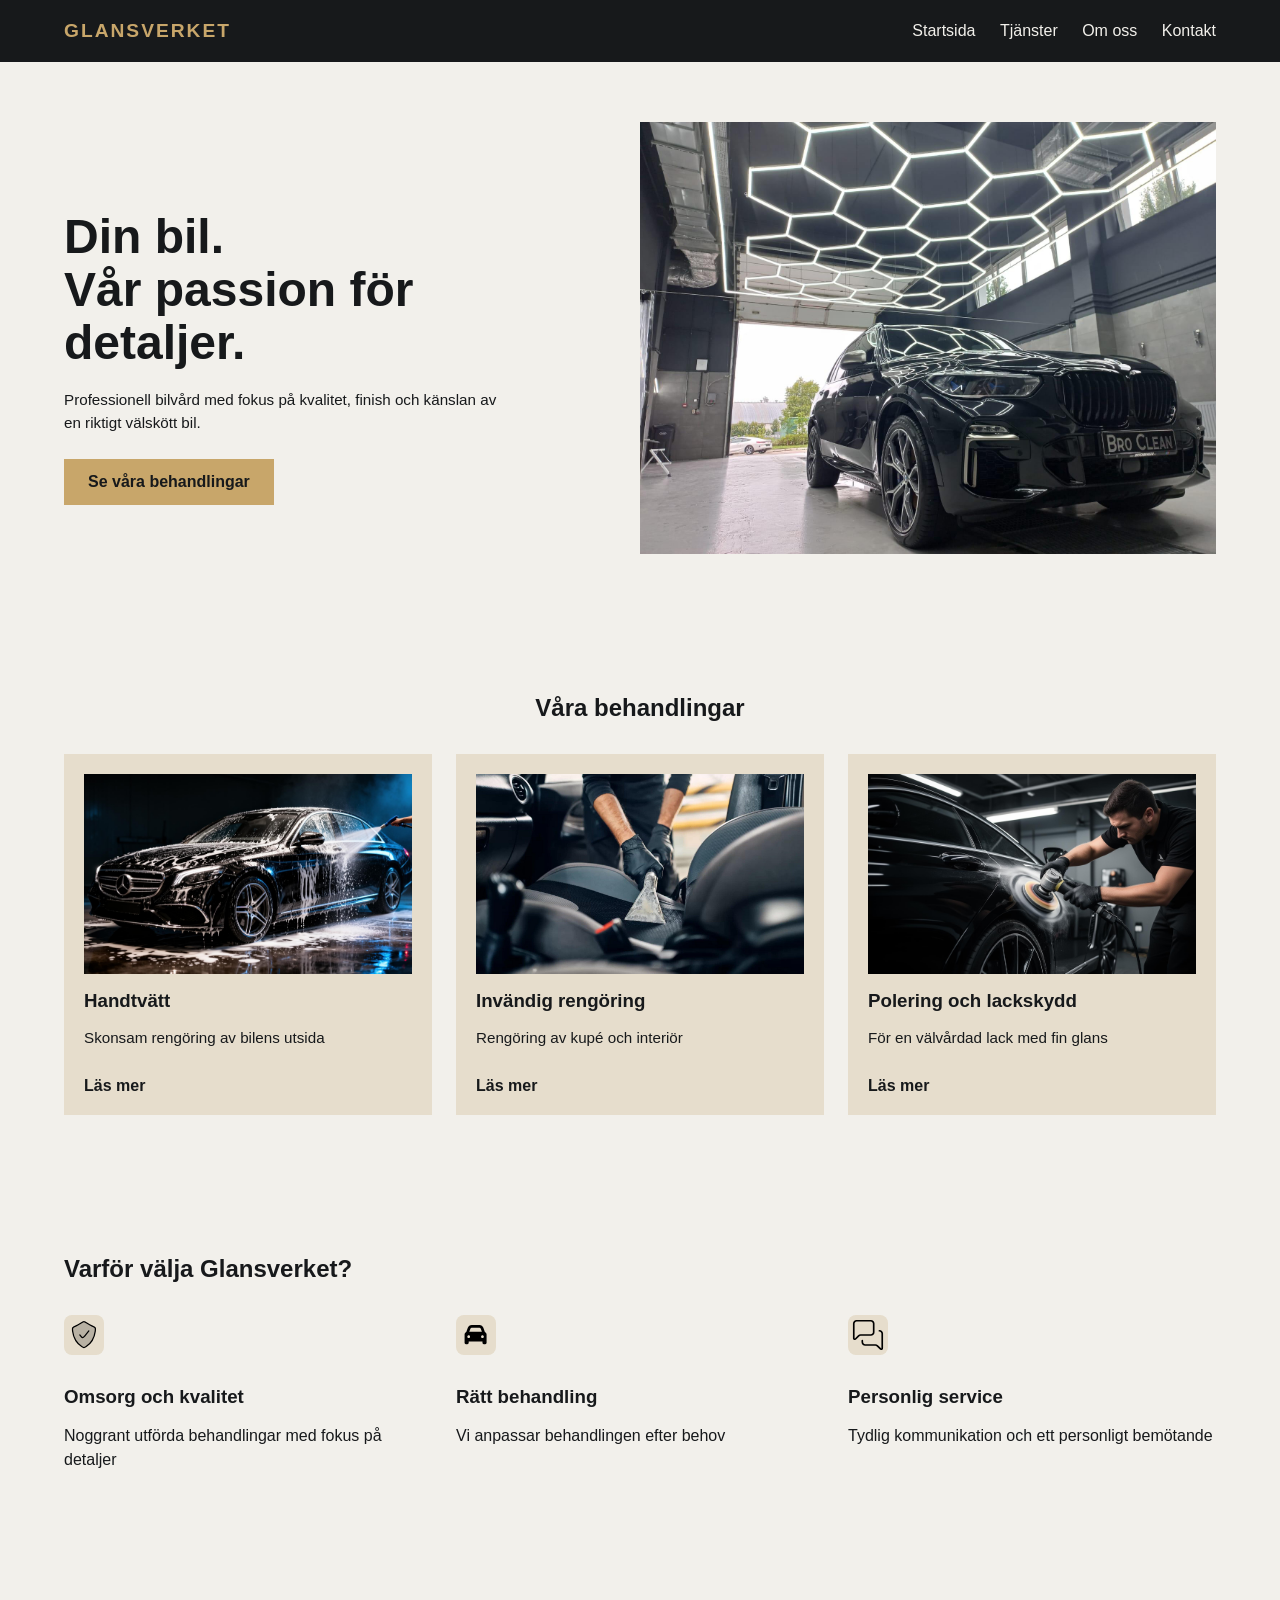
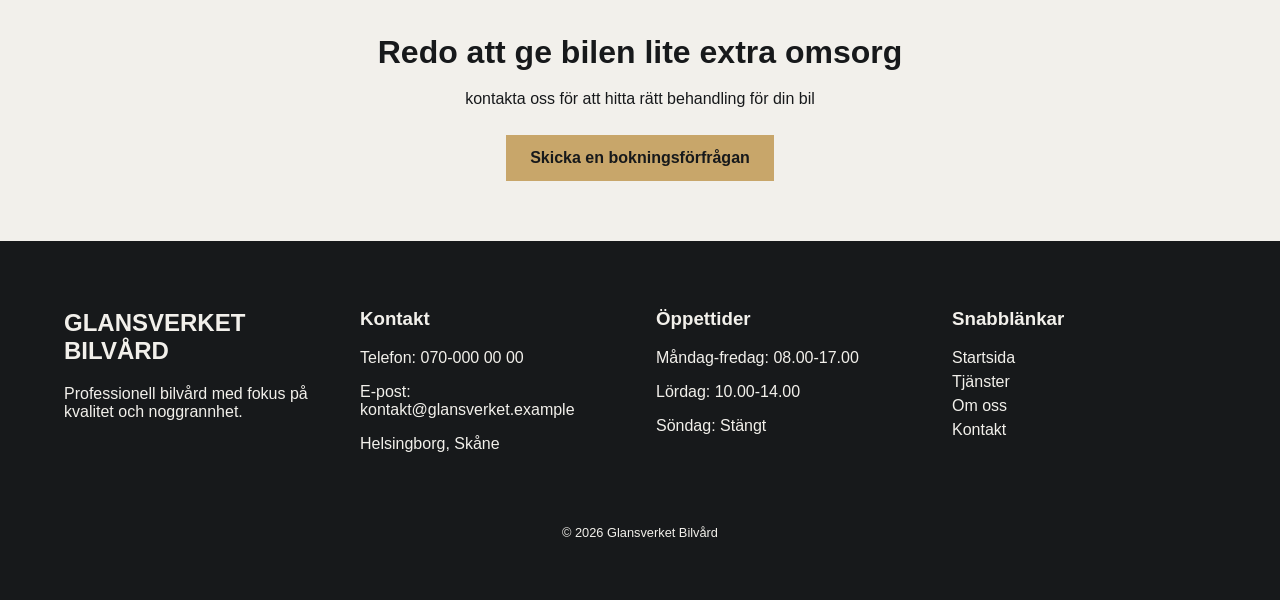
<file: index.html>
<!DOCTYPE html>
<html lang="sv">
<head>
    <meta charset="UTF-8">
    <meta name="viewport" content="width=device-width, initial-scale=1.0">
    <title>Glansverket Bilvård</title>
    <link rel="stylesheet" href="css/style.css">
    <script src="js/main.js" defer></script>
</head>
<body>
    <!-- Sidhuvud med logotyp och navigation -->
    <header class="site-header">
    <a class="logo" href="index.html">GLANSVERKET</a>

    <!-- Knapp för att öppna och stänga mobilmenyn -->
    <button
        class="menu-toggle"
        type="button"
        aria-label="Öppna meny"
        aria-expanded="false"
        aria-controls="site-nav">
        ☰
    </button>

    <nav class="site-nav" id="site-nav">
        <a href="index.html">Startsida</a>
        <a href="tjanster.html">Tjänster</a>
        <a href="om-oss.html">Om oss</a>
        <a href="kontakt.html">Kontakt</a>
    </nav>
    </header>

<main>
    <!-- Startsidan börjar med en huvudsektion med text, knapp och bild -->
    <section class="hero"> 
        <div class="hero-content">
            <h1>Din bil.<br>Vår passion för detaljer.</h1>

            <p>
                Professionell bilvård med fokus på kvalitet,
                finish och känslan av en riktigt välskött bil.
            </p>
            <a class="button" href="tjanster.html">
                Se våra behandlingar
            </a>
         </div>

         <img
            class="hero-image"
            src="images/Hero.jfif"
            alt="Svart bil i en modern bilvårdstudio." >

    </section>


    <!-- Visar några av företagets behandlingar -->
    <section class="services" id="behandlingar">
        <h2>Våra behandlingar</h2>
        <div class="service-grid">
            <article class="service-card">
                <img
                    src="images/Handtvätt.jfif"
                    alt="Bil som tvättas för hand">
                
                    <h3>Handtvätt</h3>
                    <p>Skonsam rengöring av bilens utsida</p>
                    <a href="tjanster.html">Läs mer</a>
            </article>

            <article class="service-card">
                <img 
                src="images/Invändig.jfif" 
                alt="Rengöring av kupé och interiör">

                <h3>Invändig rengöring</h3>
                <p>Rengöring av kupé och interiör</p>
                <a href="tjanster.html">Läs mer</a>
            </article>

            <article class="service-card">
                <img 
                src="images/Polera.jfif" 
                alt="Polering av bilens lack">

                <h3>Polering och lackskydd</h3>
                <p>För en välvårdad lack med fin glans</p>

                <a href="tjanster.html">Läs mer</a>

            </article>
        </div>        

    </section>

    <!-- Här presenteras fördelarna med att välja Glansverket Bilvård -->
    <section class="benefits">
        <h2>Varför välja Glansverket?</h2>

        <div class="benefits-list">
            <article class="benefit">
                <img class="benefit-icon"
                 src="images/icon-quality.svg"
                 alt="">
                <h3>Omsorg och kvalitet</h3>
                <p>Noggrant utförda behandlingar med fokus på detaljer</p>
            </article>

            <article class="benefit">
                <img class="benefit-icon"
                 src="images/icon-car.svg"
                 alt="">
                <h3>Rätt behandling</h3>
                <p>Vi anpassar behandlingen efter behov</p>
            </article>

            <article class="benefit">
                <img class="benefit-icon"
                 src="images/icon-service.svg"
                 alt="">
                <h3>Personlig service</h3>
                <p>Tydlig kommunikation och ett personligt bemötande</p>
            </article>
        </div>
    </section>
    
    <!-- Uppmanar besökaren att kontakta företaget -->
    <section class="booking" id="bokningsforfragan">
        <h2>Redo att ge bilen lite extra omsorg</h2>
        <p>kontakta oss för att hitta rätt behandling för din bil</p>

        <a class="button"  href="kontakt.html">
            Skicka en bokningsförfrågan
        </a>
    </section>

</main>

<!-- Sidfot med kontaktuppgifter, öppettider och snabblänkar -->
<footer class="site-footer">
    <div class="footer-info">
        <h2>GLANSVERKET BILVÅRD</h2>
        <P>Professionell bilvård med fokus på kvalitet och noggrannhet.</P>
    </div>

    <div class="footer-contact">
        <h3>Kontakt</h3>
        <p>Telefon: 070-000 00 00</p>
        <p>E-post: kontakt@glansverket.example</p>
        <p>Helsingborg, Skåne</p>
    </div>

    <div class="footer-hours">
        <h3>Öppettider</h3>
        <p>Måndag-fredag: 08.00-17.00</p>
        <p>Lördag: 10.00-14.00</p>
        <p>Söndag: Stängt</p>
    </div>

    <div class="footer-links">
        <h3>Snabblänkar</h3>
        <a href="index.html">Startsida</a>
        <a href="tjanster.html">Tjänster</a>
        <a href="om-oss.html">Om oss</a>
        <a href="kontakt.html">Kontakt</a>
    </div>
    <p class="copyright">
        &copy; 2026 Glansverket Bilvård
    </p>

</footer>
    
</body>
</html>
</file>
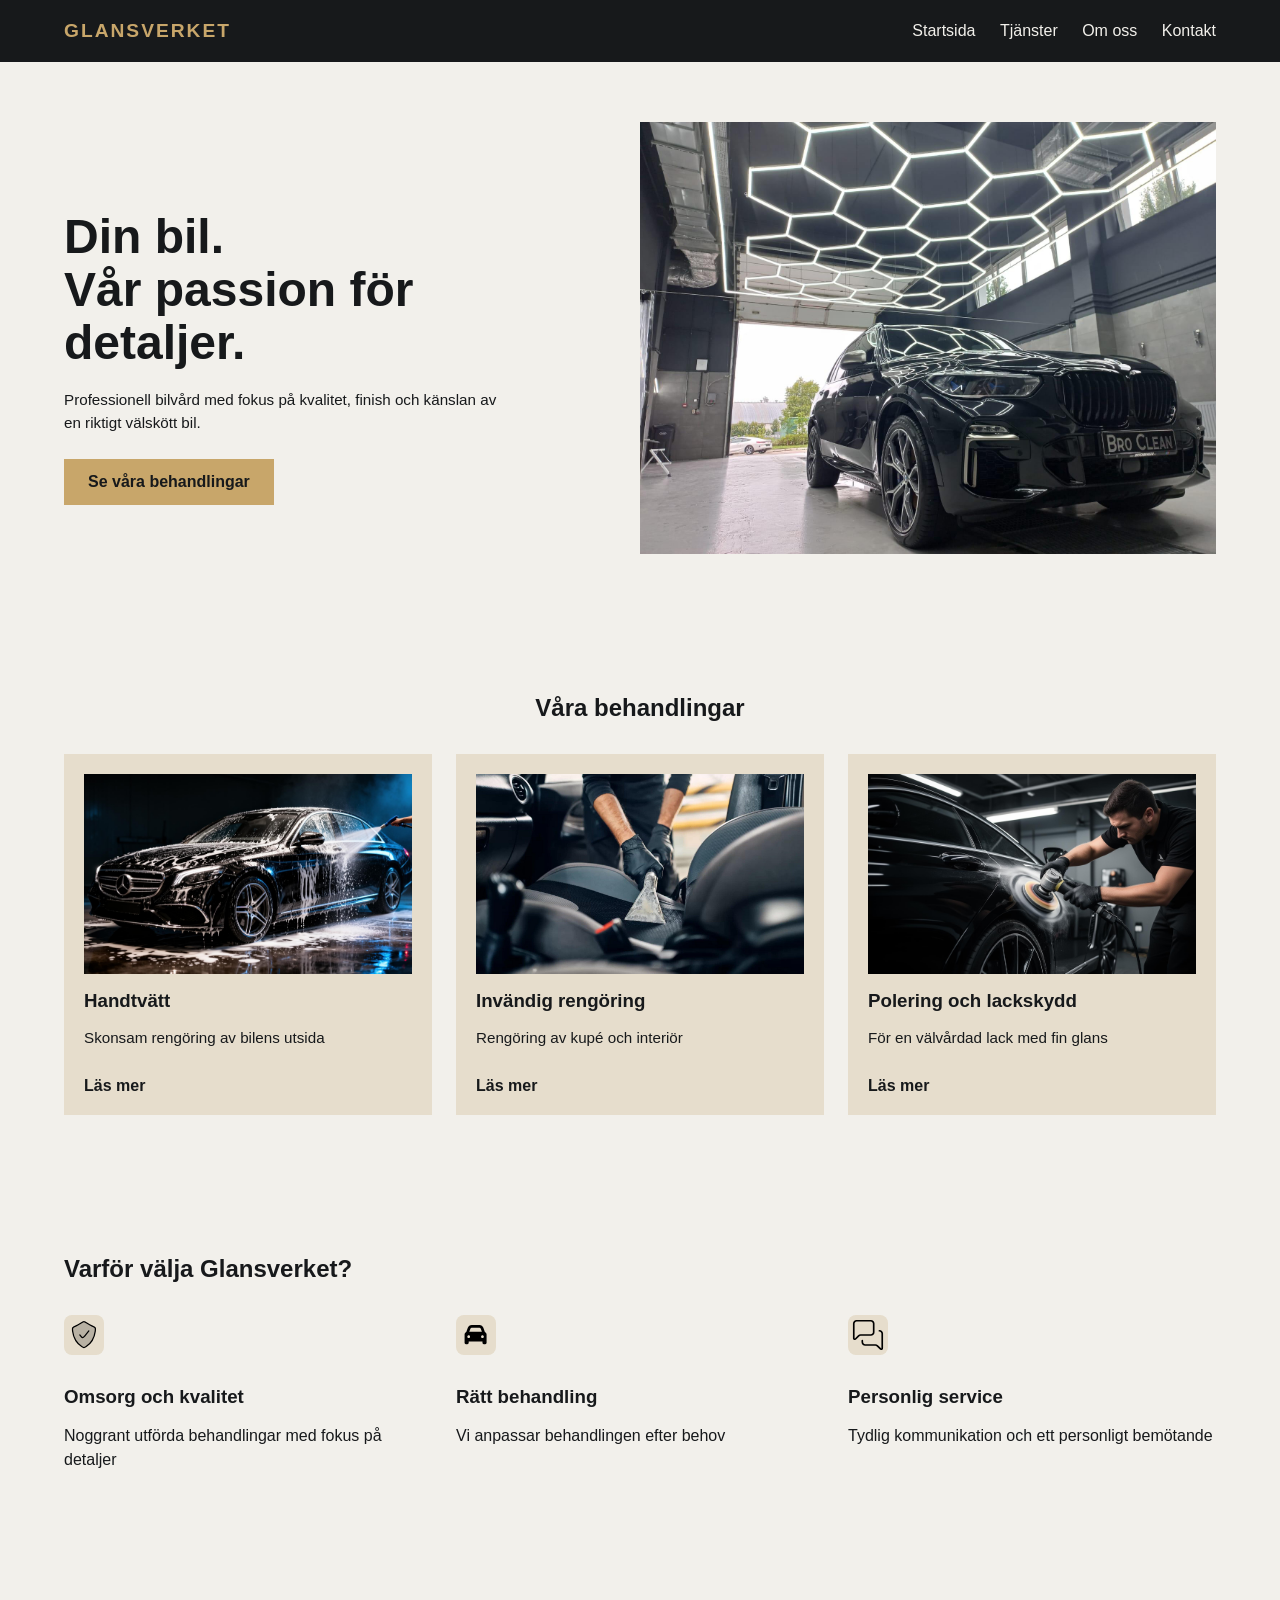
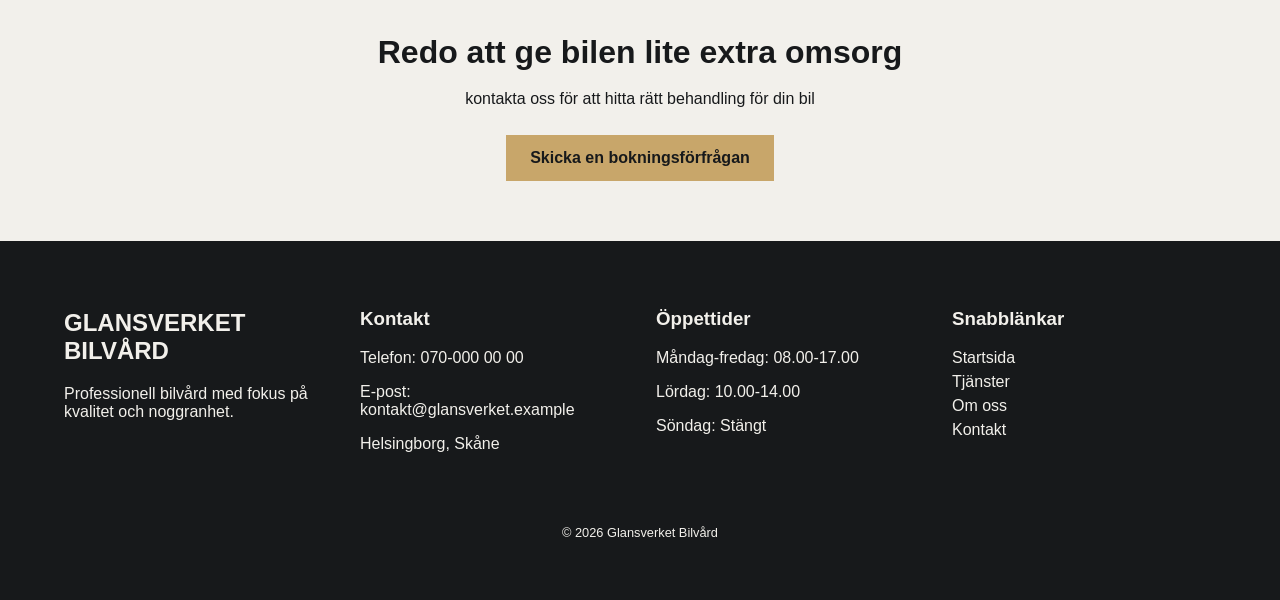
<file: html/index.html>
<!DOCTYPE html>
<html lang="sv">
<head>
    <meta charset="UTF-8">
    <meta name="viewport" content="width=device-width, initial-scale=1.0">
    <title>Glansverket Bilvård</title>
    <link rel="stylesheet" href="../css/style.css">
    <script src="../js/main.js" defer></script>
</head>
<body>
    <!-- Sidhuvud med logotyp och navigation -->
    <header class="site-header">
    <a class="logo" href="index.html">GLANSVERKET</a>

    <!-- Knapp för att öppna och stänga mobilmenyn -->
    <button
        class="menu-toggle"
        type="button"
        aria-label="Öppna meny"
        aria-expanded="false"
        aria-controls="site-nav">
        ☰
    </button>

    <nav class="site-nav" id="site-nav">
        <a href="index.html">Startsida</a>
        <a href="tjanster.html">Tjänster</a>
        <a href="om-oss.html">Om oss</a>
        <a href="kontakt.html">Kontakt</a>
    </nav>
    </header>

<main>
    <!-- Startsidan börjar med en huvudsektion med text, knapp och bild -->
    <section class="hero"> 
        <div class="hero-content">
            <h1>Din bil.<br>Vår passion för detaljer.</h1>

            <p>
                Professionell bilvård med fokus på kvalitet,
                finish och känslan av en riktigt välskött bil.
            </p>
            <a class="button" href="tjanster.html">
                Se våra behandlingar
            </a>
         </div>

         <img
            class="hero-image"
            src="../images/Hero.jfif"
            alt="Svart bil i en modern bilvårdstudio." >

    </section>


    <!-- Visar några av företagets behandlingar -->
    <section class="services" id="behandlingar">
        <h2>Våra behandlingar</h2>
        <div class="service-grid">
            <article class="service-card">
                <img
                    src="../images/Handtvätt.jfif"
                    alt="Bil som tvättas för hand">
                
                    <h3>Handtvätt</h3>
                    <p>Skonsam rengöring av bilens utsida</p>
                    <a href="tjanster.html">Läs mer</a>
            </article>

            <article class="service-card">
                <img 
                src="../images/Invändig.jfif" 
                alt="Rengöring av kupé och interiör">

                <h3>Invändig rengöring</h3>
                <p>Rengöring av kupé och interiör</p>
                <a href="tjanster.html">Läs mer</a>
            </article>

            <article class="service-card">
                <img 
                src="../images/Polera.jfif" 
                alt="Polering av bilens lack">

                <h3>Polering och lackskydd</h3>
                <p>För en välvårdad lack med fin glans</p>

                <a href="tjanster.html">Läs mer</a>

            </article>
        </div>        

    </section>

    <!-- Här presenteras fördelarna med att välja Glansverket Bilvård -->
    <section class="benefits">
        <h2>Varför välja Glansverket?</h2>

        <div class="benefits-list">
            <article class="benefit">
                <img class="benefit-icon"
                 src="../images/icon-quality.svg"
                 alt="">
                <h3>Omsorg och kvalitet</h3>
                <p>Noggrant utförda behandlingar med fokus på detaljer</p>
            </article>

            <article class="benefit">
                <img class="benefit-icon"
                 src="../images/icon-car.svg"
                 alt="">
                <h3>Rätt behandling</h3>
                <p>Vi anpassar behandlingen efter behov</p>
            </article>

            <article class="benefit">
                <img class="benefit-icon"
                 src="../images/icon-service.svg"
                 alt="">
                <h3>Personlig service</h3>
                <p>Tydlig kommunikation och ett personligt bemötande</p>
            </article>
        </div>
    </section>
    
    <!-- Uppmanar besökaren att kontakta företaget -->
    <section class="booking" id="bokningsforfragan">
        <h2>Redo att ge bilen lite extra omsorg</h2>
        <p>kontakta oss för att hitta rätt behandling för din bil</p>

        <a class="button"  href="kontakt.html">
            Skicka en bokningsförfrågan
        </a>
    </section>

</main>

<!-- Sidfot med kontaktuppgifter, öppettider och snabblänkar -->
<footer class="site-footer">
    <div class="footer-info">
        <h2>GLANSVERKET BILVÅRD</h2>
        <P>Professionell bilvård med fokus på kvalitet och noggranhet.</P>
    </div>

    <div class="footer-contact">
        <h3>Kontakt</h3>
        <p>Telefon: 070-000 00 00</p>
        <p>E-post: kontakt@glansverket.example</p>
        <p>Helsingborg, Skåne</p>
    </div>

    <div class="footer-hours">
        <h3>Öppettider</h3>
        <p>Måndag-fredag: 08.00-17.00</p>
        <p>Lördag: 10.00-14.00</p>
        <p>Söndag: Stängt</p>
    </div>

    <div class="footer-links">
        <h3>Snabblänkar</h3>
        <a href="index.html">Startsida</a>
        <a href="tjanster.html">Tjänster</a>
        <a href="om-oss.html">Om oss</a>
        <a href="kontakt.html">Kontakt</a>
    </div>
    <p class="copyright">
        &copy; 2026 Glansverket Bilvård
    </p>

</footer>
    
</body>
</html>
</file>
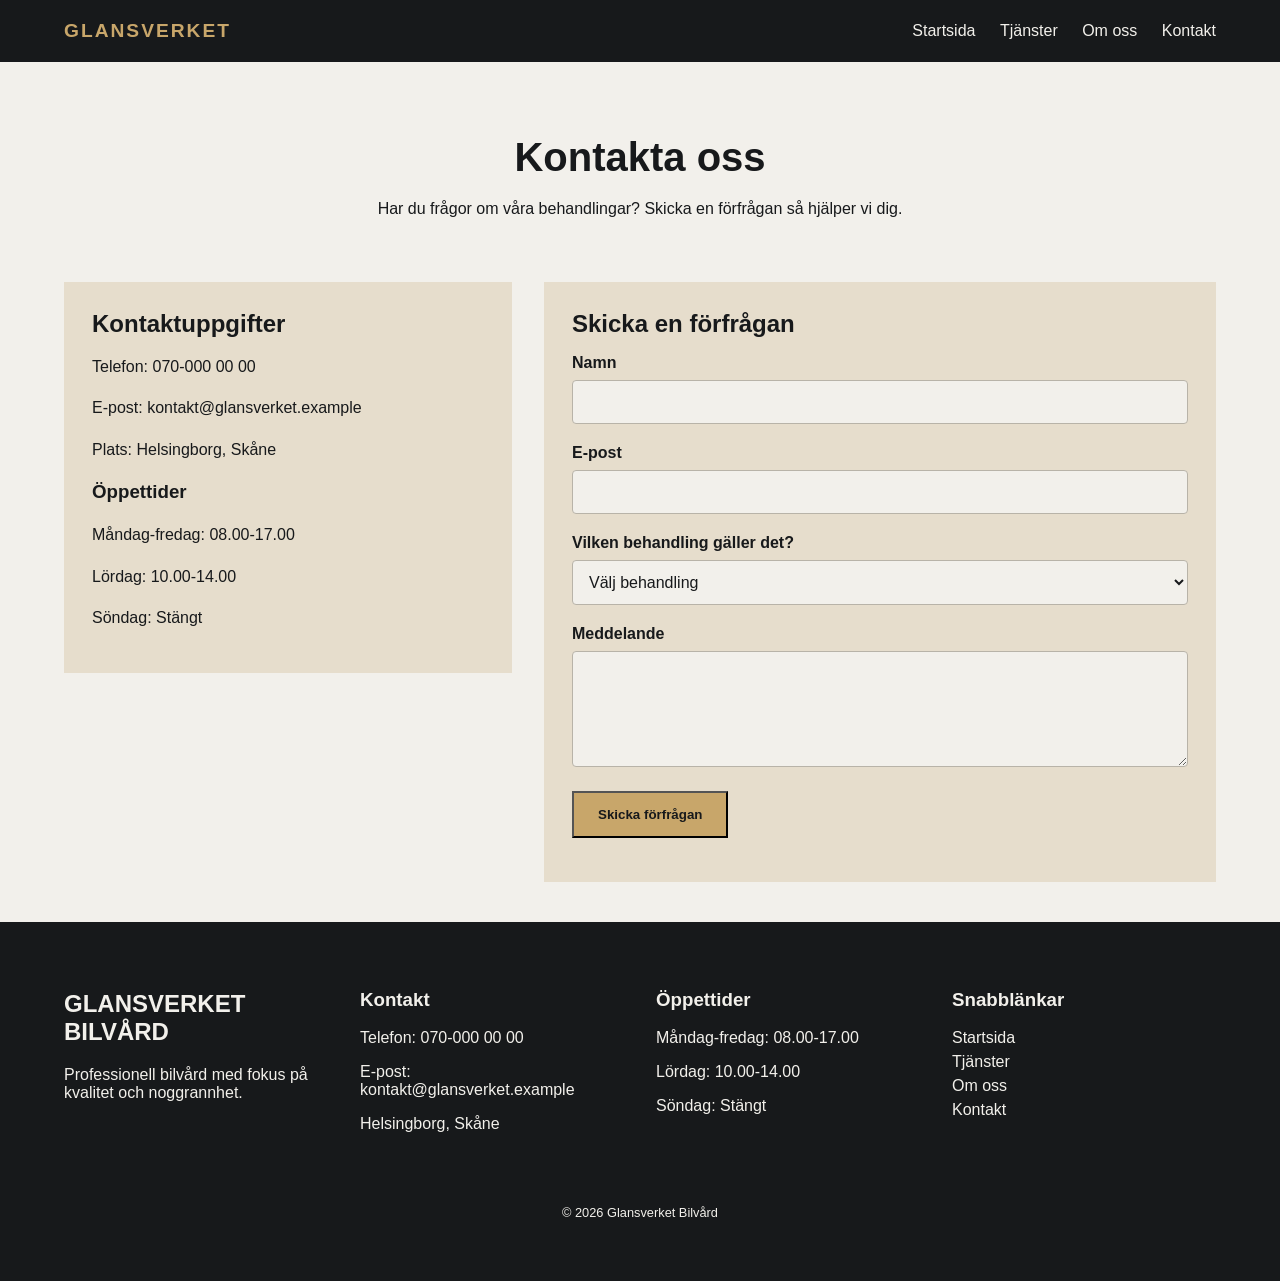
<file: kontakt.html>
<!DOCTYPE html>
<html lang="sv">
<head>
    <meta charset="UTF-8">
    <meta name="viewport" content="width=device-width, initial-scale=1.0">
    <title>kontakt | Glansverket Bilvård</title>
    <link rel="stylesheet" href="css/style.css">
    <script src="js/main.js" defer></script>
</head>

<body>

    <!-- Sidhuvud med logotyp och navigation -->
    <header class="site-header">
        <a class="logo" href="index.html">GLANSVERKET</a>

        <button
            class="menu-toggle"
            type="button"
            aria-label="Öppna meny"
            aria-expanded="false"
            aria-controls="site-nav">
            ☰
        </button>

        <nav class="site-nav" id="site-nav">
            <a href="index.html">Startsida</a>
            <a href="tjanster.html">Tjänster</a>
            <a href="om-oss.html">Om oss</a>
            <a href="kontakt.html" aria-current="page">Kontakt</a>
        </nav>
    </header>

    <main>
        <!-- Rubrik och introduktion till kontaktsidan -->
        <section class="contact-intro">
            <h1>Kontakta oss</h1>
            <p>
                Har du frågor om våra behandlingar?
                Skicka en förfrågan så hjälper vi dig.
            </p>
        </section>

        <!-- Samlar kontaktuppgifter och kontaktformulär -->
        <section class="contact-section">
            <div class="contact-info">
                <h2>Kontaktuppgifter</h2>
                <p>Telefon: 070-000 00 00</p>
                <p>E-post: kontakt@glansverket.example</p>
                <p>Plats: Helsingborg, Skåne</p>

                <h3>Öppettider</h3>
                <p>Måndag-fredag: 08.00-17.00</p>
                <p>Lördag: 10.00-14.00</p>
                <p>Söndag: Stängt</p>
            </div>

            <div class="contact-form-container">
                <h2>Skicka en förfrågan</h2>
                 
                <!-- Formulärets fält och felmeddelanden hanteras med JavaScript -->
                <form id="contact-form" novalidate>
                    <div class="form-field">
                        <label for="name">Namn</label>
                        <input type="text" id="name" name="name">
                        <p id="name-error"></p>
                    </div>

                    <div class="form-field">
                        <label for="email">E-post</label>
                        <input type="email" id="email" name="email">
                        <p id="email-error"></p>
                    </div>

                    <div class="form-field">
                        <label for="service">Vilken behandling gäller det?</label>

                        <select id="service" name="service">
                            <option value="">Välj behandling</option>
                            <option value="handtvätt">Handtvätt</option>
                            <option value="invandig">Invändig rengöring</option>
                            <option value="polering">Polering och lackskydd</option>
                        </select>
                        <p id="service-error"></p>
                    </div>

                    <div class="form-field">
                        <label for="message">Meddelande</label>
                        <textarea id="message" name="message" rows="5"></textarea>
                        <p id="message-error"></p>
                    </div>

                    <button class="button" type="submit">
                        Skicka förfrågan
                    </button>
                    <!-- Gör att skärmläsare läser upp nya meddelanden när innehållet ändras, utan att avbryta pågående uppläsning -->
                    <p id="form-feedback" aria-live="polite"></p>

                </form>
            </div>
        </section>


    </main>

    <footer class="site-footer">
    <div class="footer-info">
        <h2>GLANSVERKET BILVÅRD</h2>
        <P>Professionell bilvård med fokus på kvalitet och noggrannhet.</P>
    </div>

    <div class="footer-contact">
        <h3>Kontakt</h3>
        <p>Telefon: 070-000 00 00</p>
        <p>E-post: kontakt@glansverket.example</p>
        <p>Helsingborg, Skåne</p>
    </div>

    <div class="footer-hours">
        <h3>Öppettider</h3>
        <p>Måndag-fredag: 08.00-17.00</p>
        <p>Lördag: 10.00-14.00</p>
        <p>Söndag: Stängt</p>
    </div>

    <div class="footer-links">
        <h3>Snabblänkar</h3>
        <a href="index.html">Startsida</a>
        <a href="tjanster.html">Tjänster</a>
        <a href="om-oss.html">Om oss</a>
        <a href="kontakt.html">Kontakt</a>
    </div>
    <p class="copyright">
        &copy; 2026 Glansverket Bilvård
    </p>

</footer>

</body>
</html>
</file>
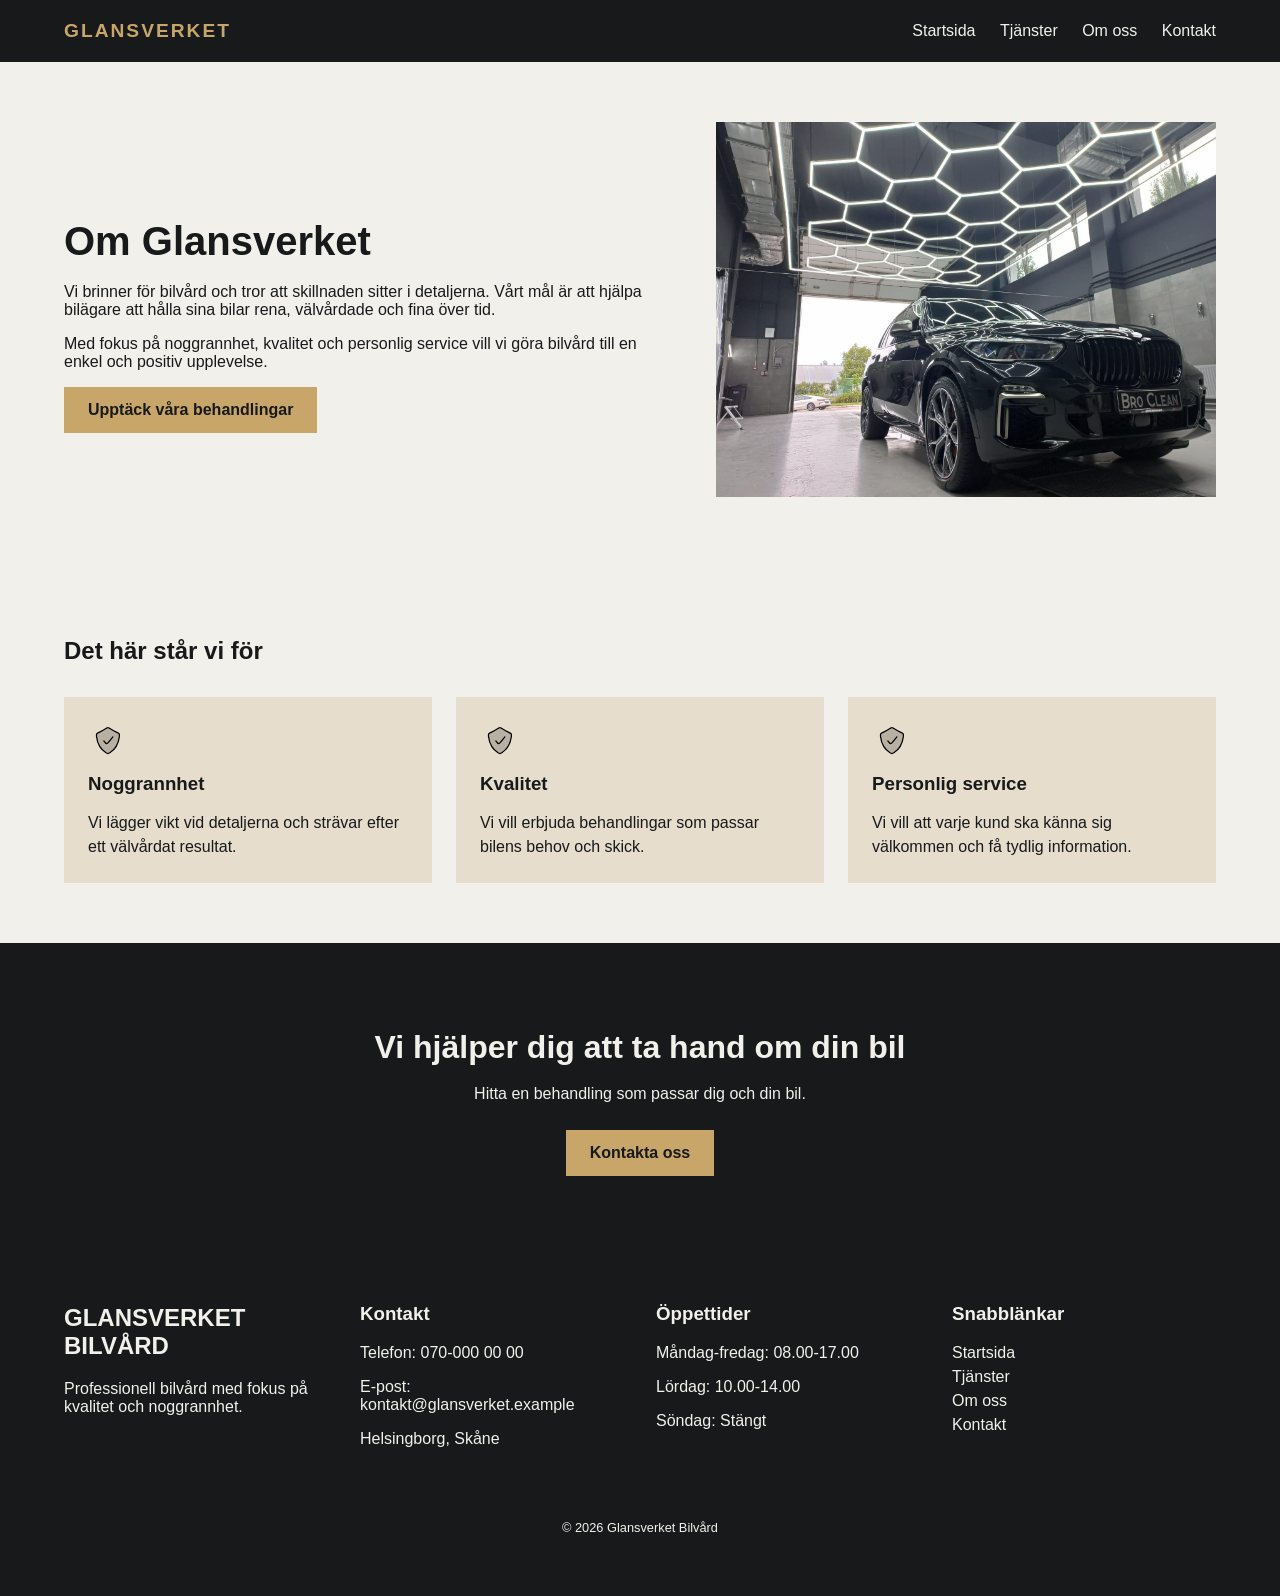
<file: om-oss.html>
<!DOCTYPE html>
<html lang="sv">
<head>
    <meta charset="UTF-8">
    <meta name="viewport" content="width=device-width, initial-scale=1.0">
    <title>Om oss | Glansverket Bilvård</title>
    <link rel="stylesheet" href="css/style.css">
    <script src="js/main.js" defer></script>
</head>

<body>
    <header class="site-header">
        <a class="logo" href="index.html">GLANSVERKET</a>

        <button
            class="menu-toggle"
            type="button"
            aria-label="Öppna meny"
            aria-expanded="false"
            aria-controls="site-nav">
            ☰
        </button>

        <nav class="site-nav" id="site-nav">
            <a href="index.html">Startsida</a>
            <a href="tjanster.html">Tjänster</a>
            <a href="om-oss.html" aria-current="page">Om oss</a>
            <a href="kontakt.html">Kontakt</a>
        </nav>
    </header>

    <main>
        <section class="about-intro">
            <div class="about-content">
                <h1>Om Glansverket</h1>

                <p>
                    Vi brinner för bilvård och tror att skillnaden
                    sitter i detaljerna. Vårt mål är att hjälpa
                    bilägare att hålla sina bilar rena, välvårdade
                    och fina över tid.
                </p>

                <p>
                    Med fokus på noggrannhet, kvalitet och personlig
                    service vill vi göra bilvård till en enkel och
                    positiv upplevelse.
                </p>

                <a class="button" href="tjanster.html">
                    Upptäck våra behandlingar
                </a>
            </div>

            <img
                class="about-image"
                src="images/Hero.jfif"
                alt="Bil i en modern bilvårdsstudio">
        </section>

        <section class="about-values">
            <h2>Det här står vi för</h2>

            <div class="values-grid">
                <article class="value-card">
                    <img class="benefit-icon"
                     src="images/icon-quality.svg"
                     alt="">
                    <h3>Noggrannhet</h3>
                    <p>
                        Vi lägger vikt vid detaljerna och strävar
                        efter ett välvårdat resultat.
                    </p>
                </article>

                <article class="value-card">
                    <img class="benefit-icon"
                     src="images/icon-quality.svg"
                     alt="">
                    <h3>Kvalitet</h3>
                    <p>
                        Vi vill erbjuda behandlingar som passar
                        bilens behov och skick.
                    </p>
                </article>

                <article class="value-card">
                    <img class="benefit-icon"
                     src="images/icon-quality.svg"
                     alt="">
                    <h3>Personlig service</h3>
                    <p>
                        Vi vill att varje kund ska känna sig
                        välkommen och få tydlig information.
                    </p>
                </article>
            </div>
        </section>

        <section class="about-cta">
            <h2>Vi hjälper dig att ta hand om din bil</h2>
            <p>
                Hitta en behandling som passar dig och din bil.
            </p>
            <a class="button" href="kontakt.html">
                Kontakta oss
            </a>
        </section>
    </main>

    <footer class="site-footer">
        <div class="footer-info">
            <h2>GLANSVERKET BILVÅRD</h2>
            <p>
                Professionell bilvård med fokus på kvalitet
                och noggrannhet.
            </p>
        </div>

        <div class="footer-contact">
            <h3>Kontakt</h3>
            <p>Telefon: 070-000 00 00</p>
            <p>E-post: kontakt@glansverket.example</p>
            <p>Helsingborg, Skåne</p>
        </div>

        <div class="footer-hours">
            <h3>Öppettider</h3>
            <p>Måndag-fredag: 08.00-17.00</p>
            <p>Lördag: 10.00-14.00</p>
            <p>Söndag: Stängt</p>
        </div>

        <div class="footer-links">
            <h3>Snabblänkar</h3>
            <a href="index.html">Startsida</a>
            <a href="tjanster.html">Tjänster</a>
            <a href="om-oss.html">Om oss</a>
            <a href="kontakt.html">Kontakt</a>
        </div>

        <p class="copyright">
            &copy; 2026 Glansverket Bilvård
        </p>
    </footer>
</body>
</html>
</file>
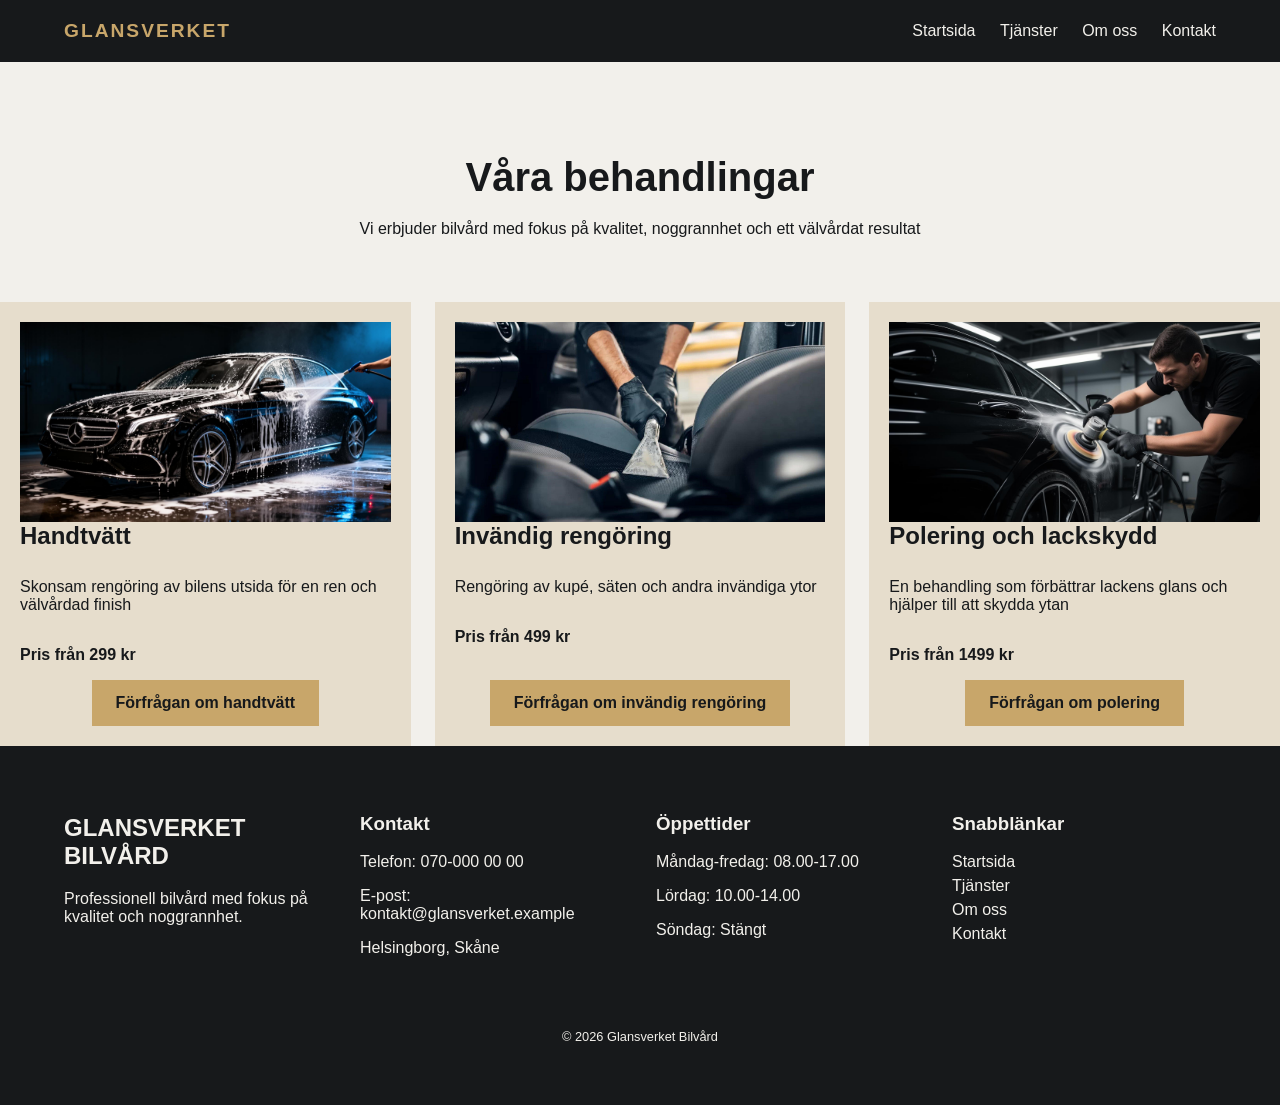
<file: tjanster.html>
<!DOCTYPE html>
<html lang="sv">
<head>
    <meta charset="UTF-8">
    <meta name="viewport" content="width=device-width, initial-scale=1.0">
    <title>Tjänster och priser</title>
    <link rel="stylesheet" href="css/style.css">
    <script src="js/main.js" defer></script>
</head>

<body>

<header class="site-header">
    <a class="logo" href="index.html">GLANSVERKET</a>

    <button
    class="menu-toggle"
    type="button"
    aria-label="Öppna meny"
    aria-expanded="false"
    aria-controls="site-nav">
   ☰ 
    </button>

    <nav class="site-nav" id="site-nav">
        <a href="index.html">Startsida</a>
        <a href="tjanster.html">Tjänster</a>
        <a href="om-oss.html">Om oss</a>
        <a href="kontakt.html">Kontakt</a>
    </nav>
</header>

<main>
    <section class="services-intro">
        <h1>Våra behandlingar</h1>
        <p> Vi erbjuder bilvård med fokus på kvalitet, noggrannhet och ett välvårdat resultat</p>
    </section>


    <div class="service-details">

        <article class="service-detail">
            <img src="images/Handtvätt.jfif" alt="Bil som tvättas för hand">

            <div class="service-detail-content">
                <h2>Handtvätt</h2>
                <p>Skonsam rengöring av bilens utsida för en ren och välvårdad finish</p>
                <p class="service-price">
                    Pris från 299 kr
                </p>
                <a class="button" href="kontakt.html">
                    Förfrågan om handtvätt
                </a>
            </div>            
        </article>

        <article class="service-detail">
            <img src="images/Invändig.jfif" alt="Rengöring av bilens interiör">

            <div class="service-detail-content">
                <h2>Invändig rengöring</h2>
                <p>Rengöring av kupé, säten och andra invändiga ytor</p>
                <p class="service-price">
                    Pris från 499 kr
                </p>
                <a class="button" href="kontakt.html">
                    Förfrågan om invändig rengöring
                </a>
            </div>
        </article>

        <article class="service-detail">
            <img src="images/Polera.jfif" alt="Polering av bilens lack">

            <div class="service-detail-content">
                <h2>Polering och lackskydd</h2>
                <p> En behandling som förbättrar lackens glans och hjälper till att skydda ytan</p>
                <p class="service-price">
                    Pris från 1499 kr
                </p>
                <a class="button" href="kontakt.html">
                    Förfrågan om polering
                </a>
                

            </div>

        </article>

    </div>
</main>

<footer class="site-footer">
    <div class="footer-info">
        <h2>GLANSVERKET BILVÅRD</h2>
        <P>Professionell bilvård med fokus på kvalitet och noggrannhet.</P>
    </div>

    <div class="footer-contact">
        <h3>Kontakt</h3>
        <p>Telefon: 070-000 00 00</p>
        <p>E-post: kontakt@glansverket.example</p>
        <p>Helsingborg, Skåne</p>
    </div>

    <div class="footer-hours">
        <h3>Öppettider</h3>
        <p>Måndag-fredag: 08.00-17.00</p>
        <p>Lördag: 10.00-14.00</p>
        <p>Söndag: Stängt</p>
    </div>

    <div class="footer-links">
        <h3>Snabblänkar</h3>
        <a href="index.html">Startsida</a>
        <a href="tjanster.html">Tjänster</a>
        <a href="om-oss.html">Om oss</a>
        <a href="kontakt.html">Kontakt</a>
    </div>
    <p class="copyright">
        &copy; 2026 Glansverket Bilvård
    </p>

</footer>

    
</body>
</html>
</file>
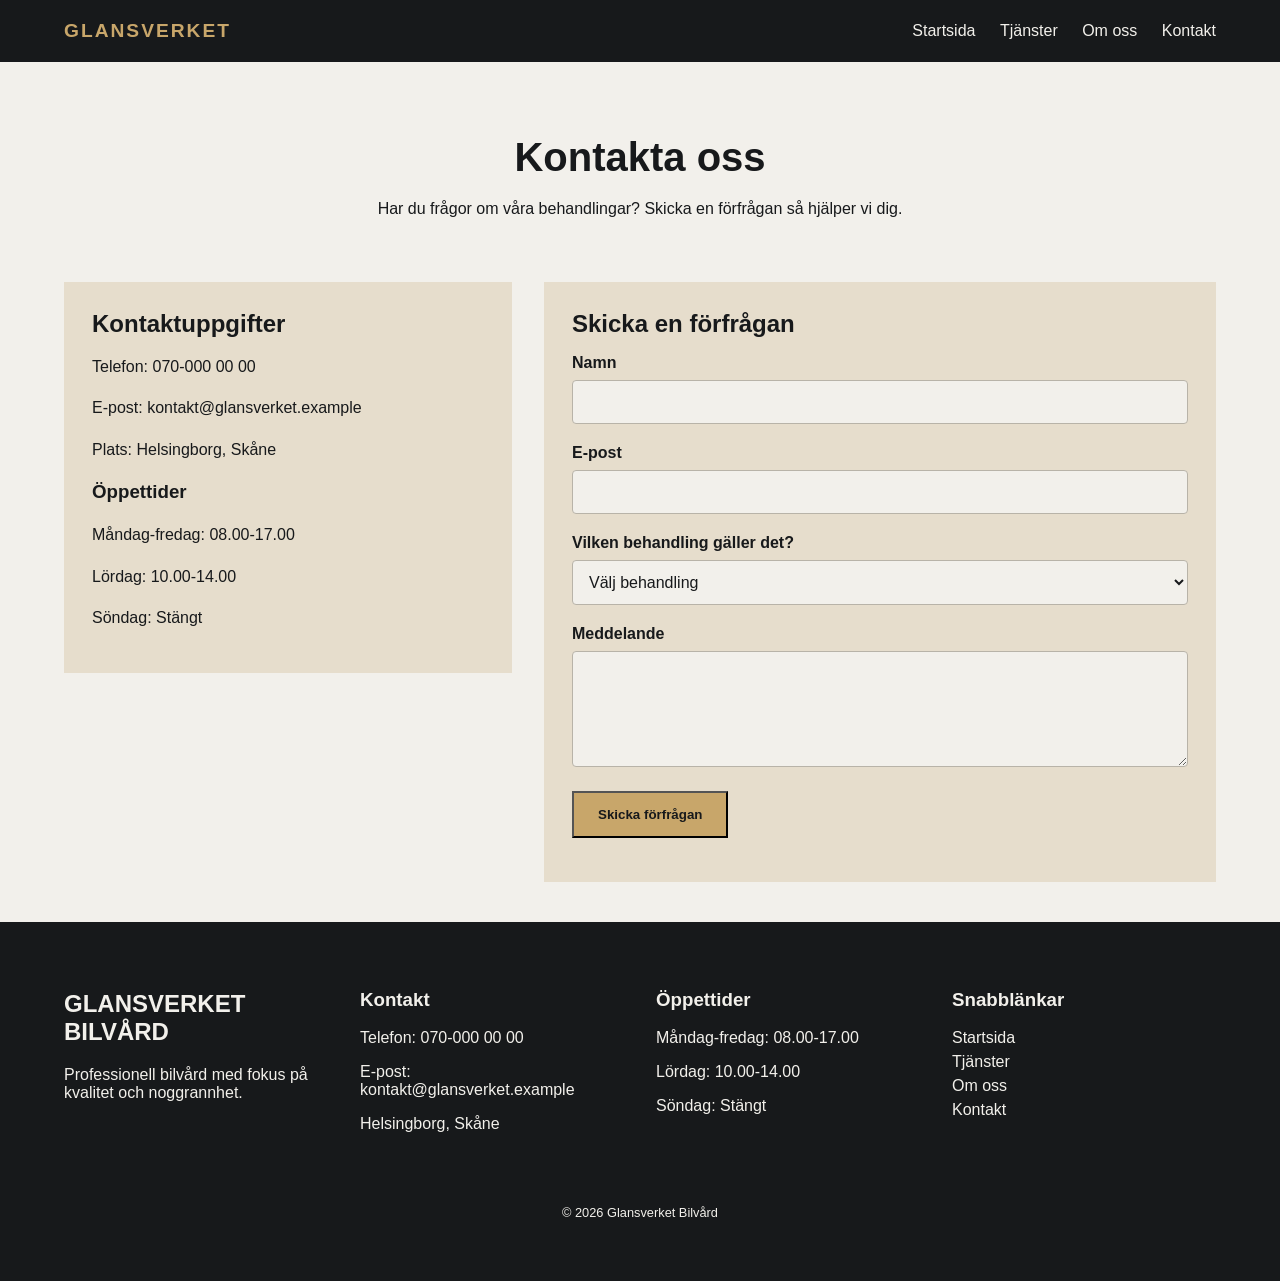
<file: html/kontakt.html>
<!DOCTYPE html>
<html lang="sv">
<head>
    <meta charset="UTF-8">
    <meta name="viewport" content="width=device-width, initial-scale=1.0">
    <title>kontakt | Glansverket Bilvård</title>
    <link rel="stylesheet" href="../css/style.css">
    <script src="../js/main.js" defer></script>
</head>

<body>

    <!-- Sidhuvud med logotyp och navigation -->
    <header class="site-header">
        <a class="logo" href="index.html">GLANSVERKET</a>

        <button
            class="menu-toggle"
            type="button"
            aria-label="Öppna meny"
            aria-expanded="false"
            aria-controls="site-nav">
            ☰
        </button>

        <nav class="site-nav" id="site-nav">
            <a href="index.html">Startsida</a>
            <a href="tjanster.html">Tjänster</a>
            <a href="om-oss.html">Om oss</a>
            <a href="kontakt.html" aria-current="page">Kontakt</a>
        </nav>
    </header>

    <main>
        <!-- Rubrik och introduktion till kontaktsidan -->
        <section class="contact-intro">
            <h1>Kontakta oss</h1>
            <p>
                Har du frågor om våra behandlingar?
                Skicka en förfrågan så hjälper vi dig.
            </p>
        </section>

        <!-- Samlar kontaktuppgifter och kontaktformulär -->
        <section class="contact-section">
            <div class="contact-info">
                <h2>Kontaktuppgifter</h2>
                <p>Telefon: 070-000 00 00</p>
                <p>E-post: kontakt@glansverket.example</p>
                <p>Plats: Helsingborg, Skåne</p>

                <h3>Öppettider</h3>
                <p>Måndag-fredag: 08.00-17.00</p>
                <p>Lördag: 10.00-14.00</p>
                <p>Söndag: Stängt</p>
            </div>

            <div class="contact-form-container">
                <h2>Skicka en förfrågan</h2>
                 
                <!-- Formulärets fält och felmeddelanden hanteras med JavaScript -->
                <form id="contact-form" novalidate>
                    <div class="form-field">
                        <label for="name">Namn</label>
                        <input type="text" id="name" name="name">
                        <p id="name-error"></p>
                    </div>

                    <div class="form-field">
                        <label for="email">E-post</label>
                        <input type="email" id="email" name="email">
                        <p id="email-error"></p>
                    </div>

                    <div class="form-field">
                        <label for="service">Vilken behandling gäller det?</label>

                        <select id="service" name="service">
                            <option value="">Välj behandling</option>
                            <option value="handtvätt">Handtvätt</option>
                            <option value="invandig">Invändig rengöring</option>
                            <option value="polering">Polering och lackskydd</option>
                        </select>
                        <p id="service-error"></p>
                    </div>

                    <div class="form-field">
                        <label for="message">Meddelande</label>
                        <textarea id="message" name="message" rows="5"></textarea>
                        <p id="message-error"></p>
                    </div>

                    <button class="button" type="submit">
                        Skicka förfrågan
                    </button>
                    <!-- Visar återkoppling när formuläret kontrolleras -->
                    <p id="form-feedback" aria-live="polite"></p>

                </form>
            </div>
        </section>


    </main>

    <footer class="site-footer">
    <div class="footer-info">
        <h2>GLANSVERKET BILVÅRD</h2>
        <P>Professionell bilvård med fokus på kvalitet och noggrannhet.</P>
    </div>

    <div class="footer-contact">
        <h3>Kontakt</h3>
        <p>Telefon: 070-000 00 00</p>
        <p>E-post: kontakt@glansverket.example</p>
        <p>Helsingborg, Skåne</p>
    </div>

    <div class="footer-hours">
        <h3>Öppettider</h3>
        <p>Måndag-fredag: 08.00-17.00</p>
        <p>Lördag: 10.00-14.00</p>
        <p>Söndag: Stängt</p>
    </div>

    <div class="footer-links">
        <h3>Snabblänkar</h3>
        <a href="index.html">Startsida</a>
        <a href="tjanster.html">Tjänster</a>
        <a href="om-oss.html">Om oss</a>
        <a href="kontakt.html">Kontakt</a>
    </div>
    <p class="copyright">
        &copy; 2026 Glansverket Bilvård
    </p>

</footer>

</body>
</html>
</file>
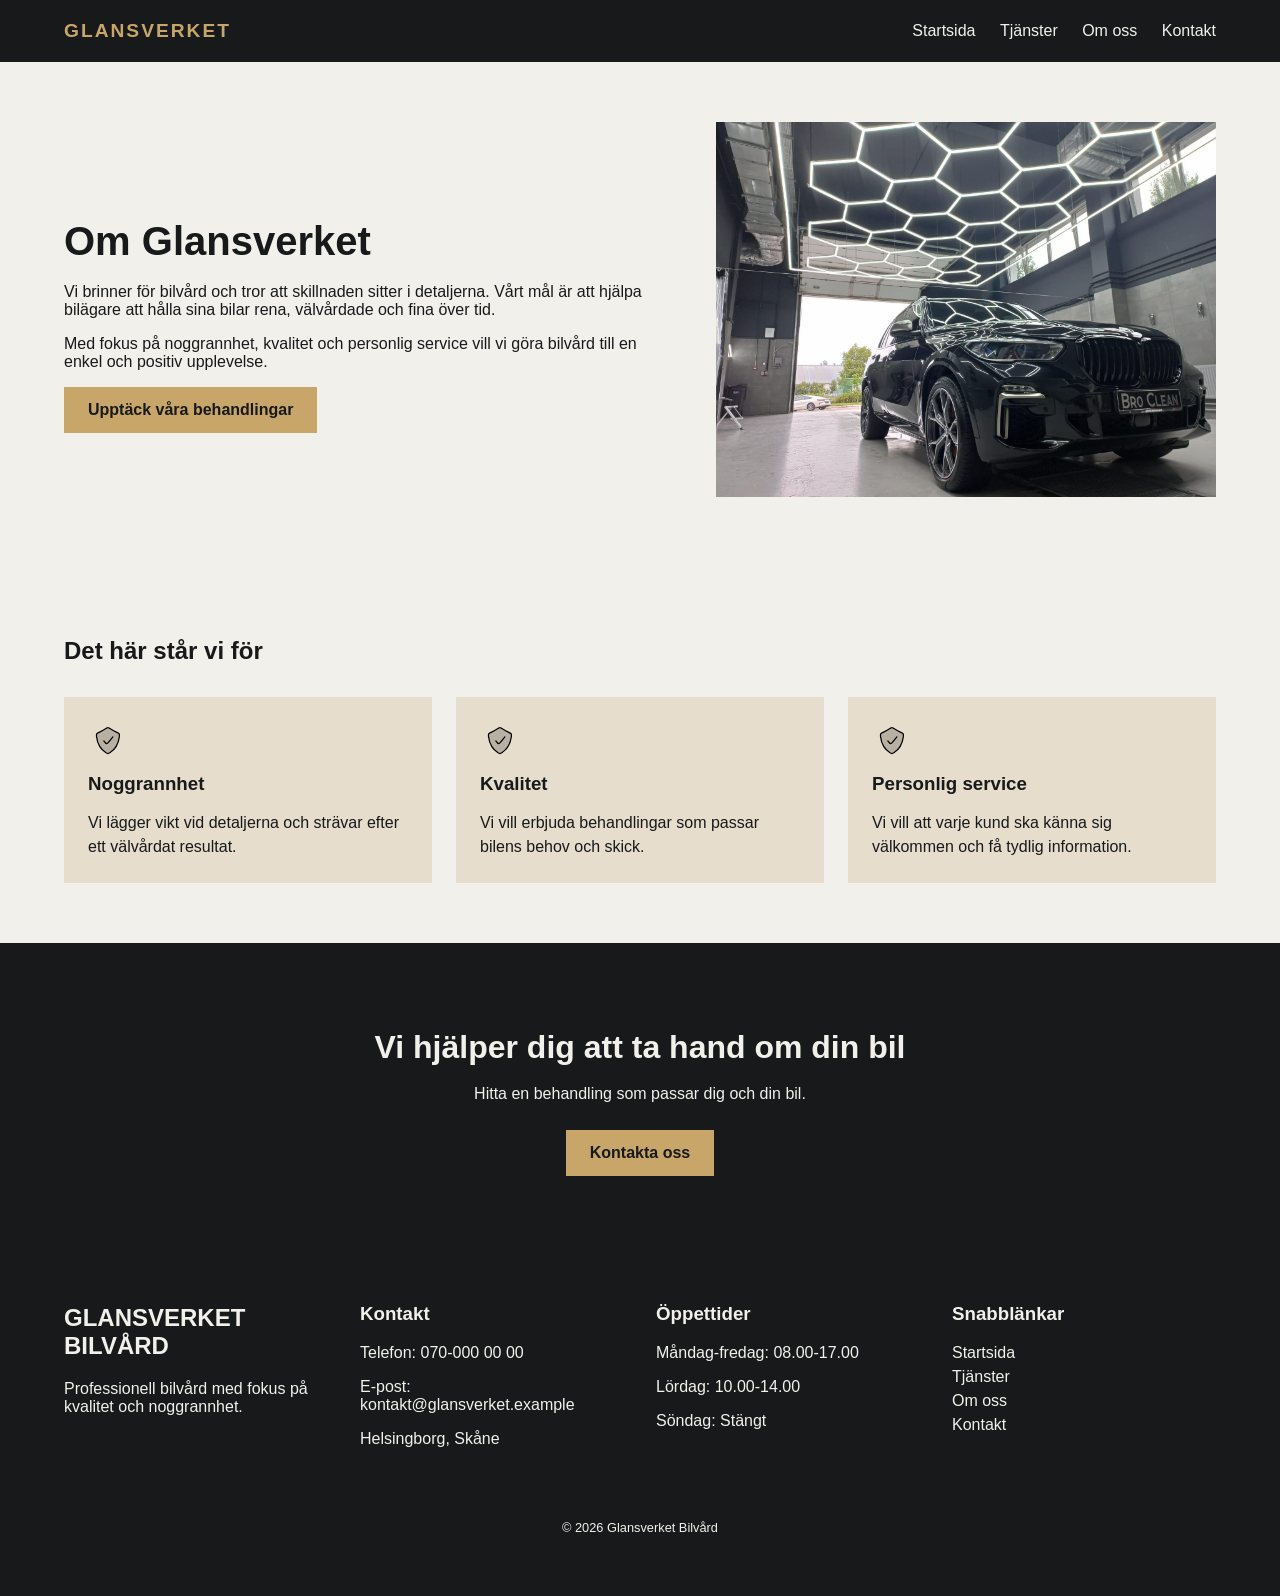
<file: html/om-oss.html>
<!DOCTYPE html>
<html lang="sv">
<head>
    <meta charset="UTF-8">
    <meta name="viewport" content="width=device-width, initial-scale=1.0">
    <title>Om oss | Glansverket Bilvård</title>
    <link rel="stylesheet" href="../css/style.css">
    <script src="../js/main.js" defer></script>
</head>

<body>
    <header class="site-header">
        <a class="logo" href="index.html">GLANSVERKET</a>

        <button
            class="menu-toggle"
            type="button"
            aria-label="Öppna meny"
            aria-expanded="false"
            aria-controls="site-nav">
            ☰
        </button>

        <nav class="site-nav" id="site-nav">
            <a href="index.html">Startsida</a>
            <a href="tjanster.html">Tjänster</a>
            <a href="om-oss.html" aria-current="page">Om oss</a>
            <a href="kontakt.html">Kontakt</a>
        </nav>
    </header>

    <main>
        <section class="about-intro">
            <div class="about-content">
                <h1>Om Glansverket</h1>

                <p>
                    Vi brinner för bilvård och tror att skillnaden
                    sitter i detaljerna. Vårt mål är att hjälpa
                    bilägare att hålla sina bilar rena, välvårdade
                    och fina över tid.
                </p>

                <p>
                    Med fokus på noggrannhet, kvalitet och personlig
                    service vill vi göra bilvård till en enkel och
                    positiv upplevelse.
                </p>

                <a class="button" href="tjanster.html">
                    Upptäck våra behandlingar
                </a>
            </div>

            <img
                class="about-image"
                src="../images/Hero.jfif"
                alt="Bil i en modern bilvårdsstudio">
        </section>

        <section class="about-values">
            <h2>Det här står vi för</h2>

            <div class="values-grid">
                <article class="value-card">
                    <img class="benefit-icon"
                     src="../images/icon-quality.svg"
                     alt="">
                    <h3>Noggrannhet</h3>
                    <p>
                        Vi lägger vikt vid detaljerna och strävar
                        efter ett välvårdat resultat.
                    </p>
                </article>

                <article class="value-card">
                    <img class="benefit-icon"
                     src="../images/icon-quality.svg"
                     alt="">
                    <h3>Kvalitet</h3>
                    <p>
                        Vi vill erbjuda behandlingar som passar
                        bilens behov och skick.
                    </p>
                </article>

                <article class="value-card">
                    <img class="benefit-icon"
                     src="../images/icon-quality.svg"
                     alt="">
                    <h3>Personlig service</h3>
                    <p>
                        Vi vill att varje kund ska känna sig
                        välkommen och få tydlig information.
                    </p>
                </article>
            </div>
        </section>

        <section class="about-cta">
            <h2>Vi hjälper dig att ta hand om din bil</h2>
            <p>
                Hitta en behandling som passar dig och din bil.
            </p>
            <a class="button" href="kontakt.html">
                Kontakta oss
            </a>
        </section>
    </main>

    <footer class="site-footer">
        <div class="footer-info">
            <h2>GLANSVERKET BILVÅRD</h2>
            <p>
                Professionell bilvård med fokus på kvalitet
                och noggrannhet.
            </p>
        </div>

        <div class="footer-contact">
            <h3>Kontakt</h3>
            <p>Telefon: 070-000 00 00</p>
            <p>E-post: kontakt@glansverket.example</p>
            <p>Helsingborg, Skåne</p>
        </div>

        <div class="footer-hours">
            <h3>Öppettider</h3>
            <p>Måndag-fredag: 08.00-17.00</p>
            <p>Lördag: 10.00-14.00</p>
            <p>Söndag: Stängt</p>
        </div>

        <div class="footer-links">
            <h3>Snabblänkar</h3>
            <a href="index.html">Startsida</a>
            <a href="tjanster.html">Tjänster</a>
            <a href="om-oss.html">Om oss</a>
            <a href="kontakt.html">Kontakt</a>
        </div>

        <p class="copyright">
            &copy; 2026 Glansverket Bilvård
        </p>
    </footer>
</body>
</html>
</file>
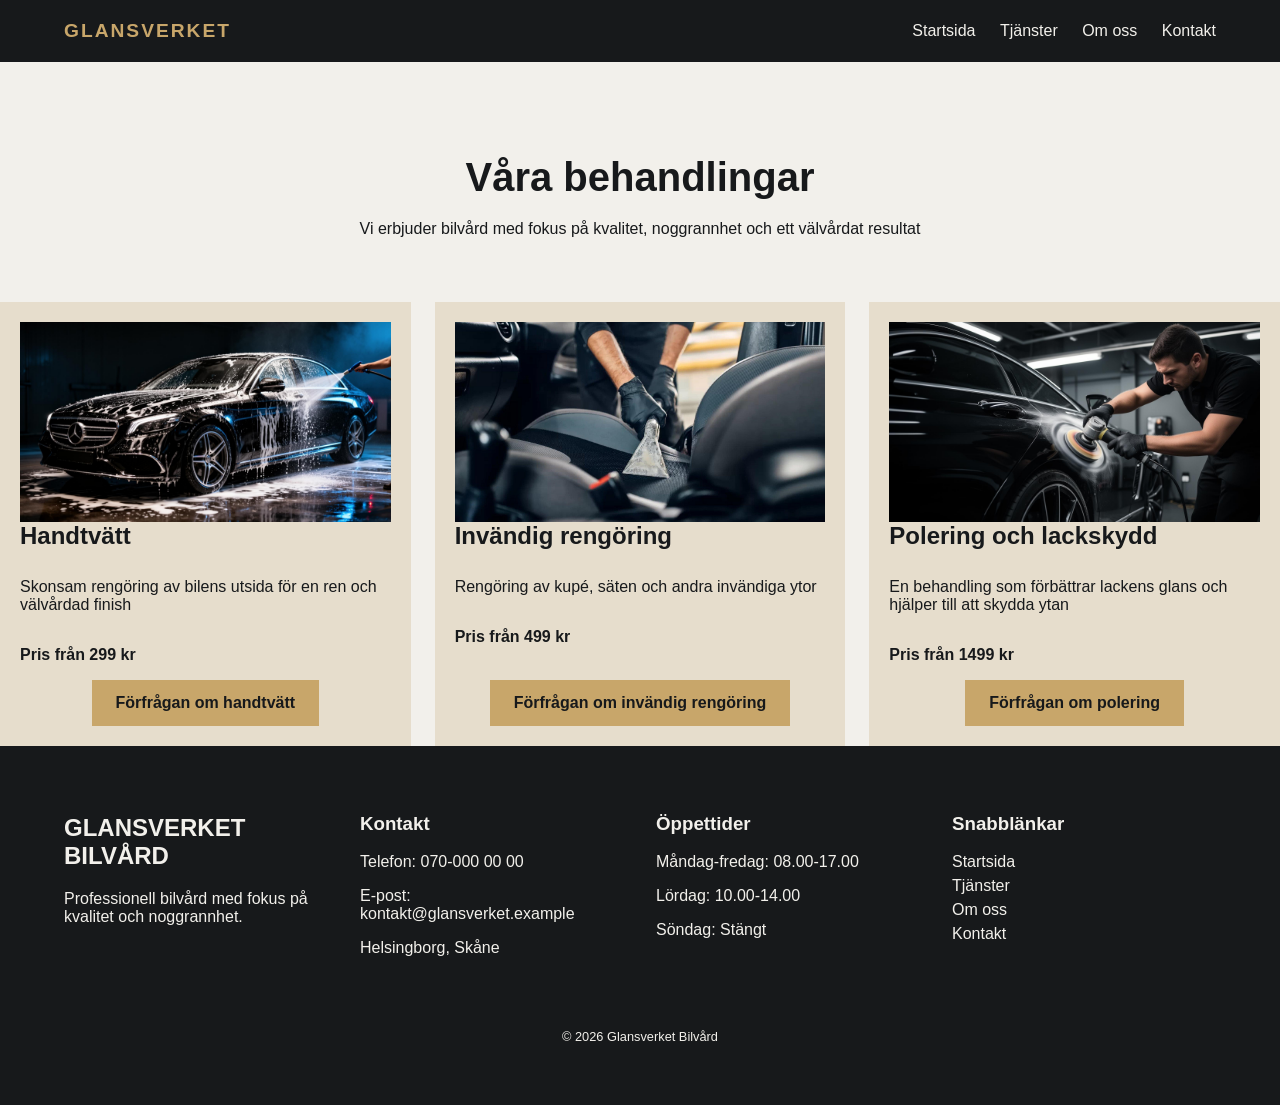
<file: html/tjanster.html>
<!DOCTYPE html>
<html lang="sv">
<head>
    <meta charset="UTF-8">
    <meta name="viewport" content="width=device-width, initial-scale=1.0">
    <title>Tjänster och priser</title>
    <link rel="stylesheet" href="../css/style.css">
    <script src="../js/main.js" defer></script>
</head>

<body>

<header class="site-header">
    <a class="logo" href="index.html">GLANSVERKET</a>

    <button
    class="menu-toggle"
    type="button"
    aria-label="Öppna meny"
    aria-expanded="false"
    aria-controls="site-nav">
   ☰ 
    </button>

    <nav class="site-nav" id="site-nav">
        <a href="index.html">Startsida</a>
        <a href="tjanster.html">Tjänster</a>
        <a href="om-oss.html">Om oss</a>
        <a href="kontakt.html">Kontakt</a>
    </nav>
</header>

<main>
    <section class="services-intro">
        <h1>Våra behandlingar</h1>
        <p> Vi erbjuder bilvård med fokus på kvalitet, noggrannhet och ett välvårdat resultat</p>
    </section>


    <div class="service-details">

        <article class="service-detail">
            <img src="../images/Handtvätt.jfif" alt="Bil som tvättas för hand">

            <div class="service-detail-content">
                <h2>Handtvätt</h2>
                <p>Skonsam rengöring av bilens utsida för en ren och välvårdad finish</p>
                <p class="service-price">
                    Pris från 299 kr
                </p>
                <a class="button" href="kontakt.html">
                    Förfrågan om handtvätt
                </a>
            </div>            
        </article>

        <article class="service-detail">
            <img src="../images/Invändig.jfif" alt="Rengöring av bilens interiör">

            <div class="service-detail-content">
                <h2>Invändig rengöring</h2>
                <p>Rengöring av kupé, säten och andra invändiga ytor</p>
                <p class="service-price">
                    Pris från 499 kr
                </p>
                <a class="button" href="kontakt.html">
                    Förfrågan om invändig rengöring
                </a>
            </div>
        </article>

        <article class="service-detail">
            <img src="../images/Polera.jfif" alt="Polering av bilens lack">

            <div class="service-detail-content">
                <h2>Polering och lackskydd</h2>
                <p> En behandling som förbättrar lackens glans och hjälper till att skydda ytan</p>
                <p class="service-price">
                    Pris från 1499 kr
                </p>
                <a class="button" href="kontakt.html">
                    Förfrågan om polering
                </a>
                

            </div>

        </article>

    </div>
</main>

<footer class="site-footer">
    <div class="footer-info">
        <h2>GLANSVERKET BILVÅRD</h2>
        <P>Professionell bilvård med fokus på kvalitet och noggrannhet.</P>
    </div>

    <div class="footer-contact">
        <h3>Kontakt</h3>
        <p>Telefon: 070-000 00 00</p>
        <p>E-post: kontakt@glansverket.example</p>
        <p>Helsingborg, Skåne</p>
    </div>

    <div class="footer-hours">
        <h3>Öppettider</h3>
        <p>Måndag-fredag: 08.00-17.00</p>
        <p>Lördag: 10.00-14.00</p>
        <p>Söndag: Stängt</p>
    </div>

    <div class="footer-links">
        <h3>Snabblänkar</h3>
        <a href="index.html">Startsida</a>
        <a href="tjanster.html">Tjänster</a>
        <a href="om-oss.html">Om oss</a>
        <a href="kontakt.html">Kontakt</a>
    </div>
    <p class="copyright">
        &copy; 2026 Glansverket Bilvård
    </p>

</footer>

    
</body>
</html>
</file>
<file: css/style.css>
/* Färger som används på webbplatsen */
:root {
    --color-dark: #17191B;
    --color-light: #F2F0EB;
    --color-gold: #C8A66A;
    --color-beige: #E6DDCC;

}
/* Gör att padding och kantlinjer räknas in i elementets totala storlek */
* {
    box-sizing: border-box;
}

/* Grundinställningar för hela webbplatsen */
body {
    margin: 0;  /* Tar bort webbläsarens standardmarginal */
    font-family: Arial, sans-serif;
    background-color: var(--color-light);
    color: var(--color-dark);
}

/* Sidhuvud och navigation */
.site-header{
    display: flex;
    align-items: center;
    justify-content: space-between;
    padding: 20px 5%;
    background-color: var(--color-dark);
    color: var(--color-light);
}
/* Utseende för webbplatsens logotyp */
.logo{
    text-decoration:none;
    color: var(--color-gold);
    font-size: 1.2rem;
    font-weight: bold;
    letter-spacing: 2px;

}

.site-nav a{
    color: var(--color-light);
    text-decoration: none;
    margin-left: 20px;

}

/* Ändrar länkens färg när besökaren håller muspekaren över den */
.site-nav a:hover{
    color: var(--color-gold);
}

/* Knappen som används för att öppna och stänga mobilmenyn */
.menu-toggle {
    display: none; /* Döljer knappen på större skärmar */
    background: none;
    border: none;
    color: var(--color-light);
    font-size: 1.5rem;
    cursor: pointer; /* Visar att knappen går att klicka på */
}

/* Startsidan: huvudsektion med text och bild */
.hero{
    display: flex;
    align-items: center;
    gap: 40px;
    padding: 60px 5%;
}

.hero-image{
    width: 50%;
    height: auto;
}

/* Gör att textdelen kan anpassa sig till tillgängligt utrymme */ 
.hero-content{
    flex: 1;
}

.hero h1{
    font-size: 3rem;
    line-height: 1.1;
    margin-bottom: 20px;
}

.hero p {
    font-size: 0.95rem;
    line-height: 1.5;
    margin-bottom: 24px;
    max-width: 450px;

/* Gemensamt utseende för knappar och länkar med klassen button */
} .button {
    display: inline-block;
    background-color: var(--color-gold);
    color: var(--color-dark);
    padding: 14px 24px;
    text-decoration: none;
    font-weight: bold;
}

/* Layout för tjänstekorten och deras innehåll */
.service-grid {
    display: grid;
    grid-template-columns: repeat(3, 1fr);
    gap: 24px;
}

.service-card{
    background-color: var(--color-beige);
    padding: 20px;

}

.service-card img{
    width: 100%;
    height: 200px;
    object-fit: cover;
    display: block;
}

.service-card h3 {
    margin-top: 16px;
    margin-bottom: 8px;
}

.service-card p {
    font-size: 0.95rem;
    line-height: 1.5;
}

/* Utseende för länken i tjänstekortet */
.service-card a {
    display: inline-block;
    margin-top: 12px;
    color: var(--color-dark);
    text-decoration: none;
    font-weight: bold;
}

.services {
    padding: 60px 5%;
}

.services h2 {
    text-align: center;
    margin-bottom: 32px;
}

.benefits {
    padding: 60px 5%;
}

/* Placerar fördelarna i tre lika breda kolumner */
.benefits-list{
    display: grid;
    grid-template-columns: repeat(3, 1fr);
    gap: 24px;
}

.benefits h2{
    text-align: left;
    margin-bottom: 32px;
}

.benefit{
    text-align: left;
    padding: 0;
}

.benefit h3{
    margin-bottom: 10px;
}

.benefit p{
    line-height: 1.5;
}

.benefit-icon {
    width: 40px;
    height: 40px;
    object-fit: contain; /* Behåller ikonens proportioner */
    margin-bottom: 8px;
    border-radius: 8px;
}

/* Bokningssektion med uppmaning att kontakta företaget */
.booking{
    padding: 60px 5%;
    text-align: center;
}

.booking h2 {
    font-size: 2rem;
    margin-bottom: 12px;
}

.booking p{
    font-size: 1rem;
    line-height: 1.5;
    margin-bottom: 24px;
}

/* Sidfoten: delar upp innehållet i fyra kolumner */
.site-footer {
    display: grid;
    grid-template-columns: repeat(4, 1fr);
    gap: 32px;
    padding: 48px 5%;
    background-color: var(--color-dark);
    color: var(--color-light);
}

/* Länkarna i sidfoten placeras under varandra */
.footer-links a {
    display: block;
    color: var(--color-light);
    text-decoration: none;
    margin-bottom: 6px;      
}

/* Ändrar länkens färg när muspekaren hålls över den */
.footer-links a:hover {
    color: var(--color-gold);
}

/* Copyright-texten sträcker sig över hela sidfotens bredd */
.copyright {
    grid-column: 1 / -1; /* Copyright-texten sträcker sig över hela sidfotens bredd */
    text-align: center;
    margin-top: 24px;
    font-size: 0.8rem;
}

/* Introduktionssektion högst upp på tjänstesidan */
.services-intro{
    padding: 60px 5%;
    text-align: center;
}

.services-intro h1 {
    font-size: 2.5rem;
    margin-bottom: 16px;
}

.services-intro p {
    font-size: 1rem;
    line-height: 1.6;
    max-width: 650px;
    margin: 0 auto;
}

/* Layout för tjänstekorten på tjänstesidan */
.service-details {
    display: grid;
    grid-template-columns: repeat(3, 1fr);
    gap: 24px;
    
}

/* Utseende och layout för varje tjänstekort */
.service-detail {
    display: flex;
    flex-direction: column;
    background-color: var(--color-beige);
    padding: 20px;
}

.service-detail img {
    width: 100%;
    height: 200px;
    object-fit: cover;
    display: block;
}

/* Innehållet under bilden i varje tjänstekort */
.service-detail-content {
    display: flex;
    flex-direction: column;
    flex: 1; /* Låter innehållet ta upp tillgängligt utrymme */

}

.service-price {
    font-weight: bold;
    color: var(--color-dark);
    margin-top: 16px;
}

/* Avstånd runt rubriken i tjänstekortet */
.service-detail h2 {
    margin-top: 0;
    margin-bottom: 12px;
}

.service-detail-content .button{
    display: block;
    width: fit-content;
    margin: auto auto 0;
}

.button:hover {
    background-color: var(--color-dark);
    color: var(--color-light);
}

.about-intro {
    display: flex;
    align-items: center;
    gap: 40px;
    padding: 60px 5%;
}

.about-image {
    width: 50%;
    max-width: 500px;
    height: auto;
    display: block;
}

/* Innehållet bredvid bilden */
.about-content {
    flex: 1; /* Låter texten använda tillgängligt utrymme */
}

/* Huvudrubriken på Om oss-sidan */
.about-content h1 {
    font-size: 2.5rem;
    line-height: 1.1;
    margin-bottom: 20px;
}

/* Sektionen som presenterar företagets värderingar */
.about-values {
    padding: 60px 5%;
}

.about-values h2 {
    margin-bottom: 32px;
}

/* Placerar värderingskorten i tre lika breda kolumner */
.values-grid {
    display: grid;
    grid-template-columns: repeat(3, 1fr);
    gap: 24px;
}

.value-card {
    background-color: var(--color-beige);
    padding: 24px;
}

.value-card h3 {
    margin-top: 0;
    margin-bottom: 12px;
}

/* Gör texten i värderingskorten mer lättläst */
.value-card p {
    line-height: 1.5;
    margin-bottom: 0;
}

/* Sektion på Om oss-sidan som uppmuntrar besökaren att ta kontakt */
.about-cta {
    padding: 60px 5%;
    text-align: center;
    background-color: var(--color-dark);
    color: var(--color-light);
}

.about-cta h2 {
    font-size: 2rem;
    margin-bottom: 12px;
}

.about-cta p {
    line-height: 1.5;
    margin-bottom: 24px;
}


.form-field {
    margin-bottom: 20px;
}

/* Etiketter som beskriver formulärfälten */
.form-field label {
    display: block;
    margin-bottom: 8px;
    font-weight: bold;
}

/* Gemensam styling för textfält, rullista och meddelandefält */
.form-field input,
.form-field select,
.form-field textarea {
    width: 100%;
    padding: 12px; /* Utrymme inuti fälten */
    border: 1px solid #B8B3A8; /* Tunn kantlinje */
    border-radius: 4px; /* Rundade hörn */
    font: inherit;
    background-color: var(--color-light);
    color: var(--color-dark);
}

/* Gemensamt utseende för kontaktinformationen och formuläret */
.contact-section {
    display: grid;
    grid-template-columns: 0.8fr 1.2fr;
    gap: 32px;
    padding: 40px 5%;
    align-items: start;
}

.contact-info,
.contact-form-container {
    background-color: var(--color-beige);
    padding: 28px;
}

.contact-info h2,
.contact-form-container h2 {
    margin-top: 0;
    margin-bottom: 16px;
}

.contact-info p {
    line-height: 1.6;
    margin-bottom: 14px;
}

/* Introduktionssektionen på kontaktsidan */
.contact-intro {
    padding: 40px 5% 20px;
    text-align: center;
}

.contact-intro h1 {
    font-size: 2.5rem;
    margin-bottom: 16px;
}

.contact-intro p {
    max-width: 700px;
    margin: 0 auto;
    line-height: 1.6;
}
/* Utseende för formulärets felmeddelanden */
#name-error,
#email-error,
#service-error,
#message-error {
    color: #B42318;
    font-size: 0.9rem;
    margin-top: 6px;
}



/* Anpassningar för mindre skärmar */
@media (max-width: 768px) {
    .hero {
        flex-direction: column;
        padding: 40px 5%;
    }

    .hero-image {
        width: 100%;
    }

    .service-grid {
        grid-template-columns: 1fr;
    }

    .benefits-list {
        grid-template-columns: 1fr;
        gap: 28px;
    }

    .hero-content {
        width: 100%;
    }

    .hero h1 {
        font-size: 2rem;
    }

    .menu-toggle {
        display: block;
    }

    .site-nav {
        display: none;
    }
    /* Gör sidhuvudet till utgångspunkt för mobilmenyn */
    .site-header {
    position: relative;
}

/* Utseende och placering när mobilmenyn är öppen */
.site-nav.is-open {
    display: flex;
    flex-direction: column;
    position: absolute; /* Positionerar menyn i förhållande till sidhuvudet */
    top: 100%; /* Placerar menyn direkt under sidhuvudet */
    left: 0; /* Börjar vid sidhuvudets vänstra kant */
    width: 100%;/* Menyn fyller hela sidhuvudets bredd */
    padding: 20px 5%;
    background-color: var(--color-dark);
    z-index: 10; /* Gör att menyn visas ovanpå annat innehåll */
}   

.site-nav a {
    margin-left: 0;
    padding: 8px 0;
    }

    .about-intro {
        flex-direction: column;
        padding: 40px 5%;
    }

    .about-image {
        width: 100%;
    }

    .about-content {
        width: 100%;
    }

    .about-content h1 {
        font-size: 2rem;
    }

    .values-grid {
        grid-template-columns: 1fr;
    }

    .contact-section {
        grid-template-columns: 1fr;
        gap: 24px;
        padding: 32px 5%;
    }

    .contact-intro {
        padding: 32px 5% 16px;
    }

    .contact-intro h1 {
        font-size: 2rem;
    }

    .site-footer {
        grid-template-columns: 1fr;
        gap: 24px;
        padding: 32px 5%;
    }

    /* För att elementen ska kunna krympa inom sina Grid-kolumner och undvika att innehåll trycks utanför */
    .site-footer > * {
        min-width: 0;
    }

    /* För att långa texter och länkar ska kunna brytas så att de inte går utanför skärmen */
    .site-footer p,
    .site-footer a {
        overflow-wrap: anywhere;
    }

    .service-details {
        grid-template-columns: 1fr;
    }
}
</file>
